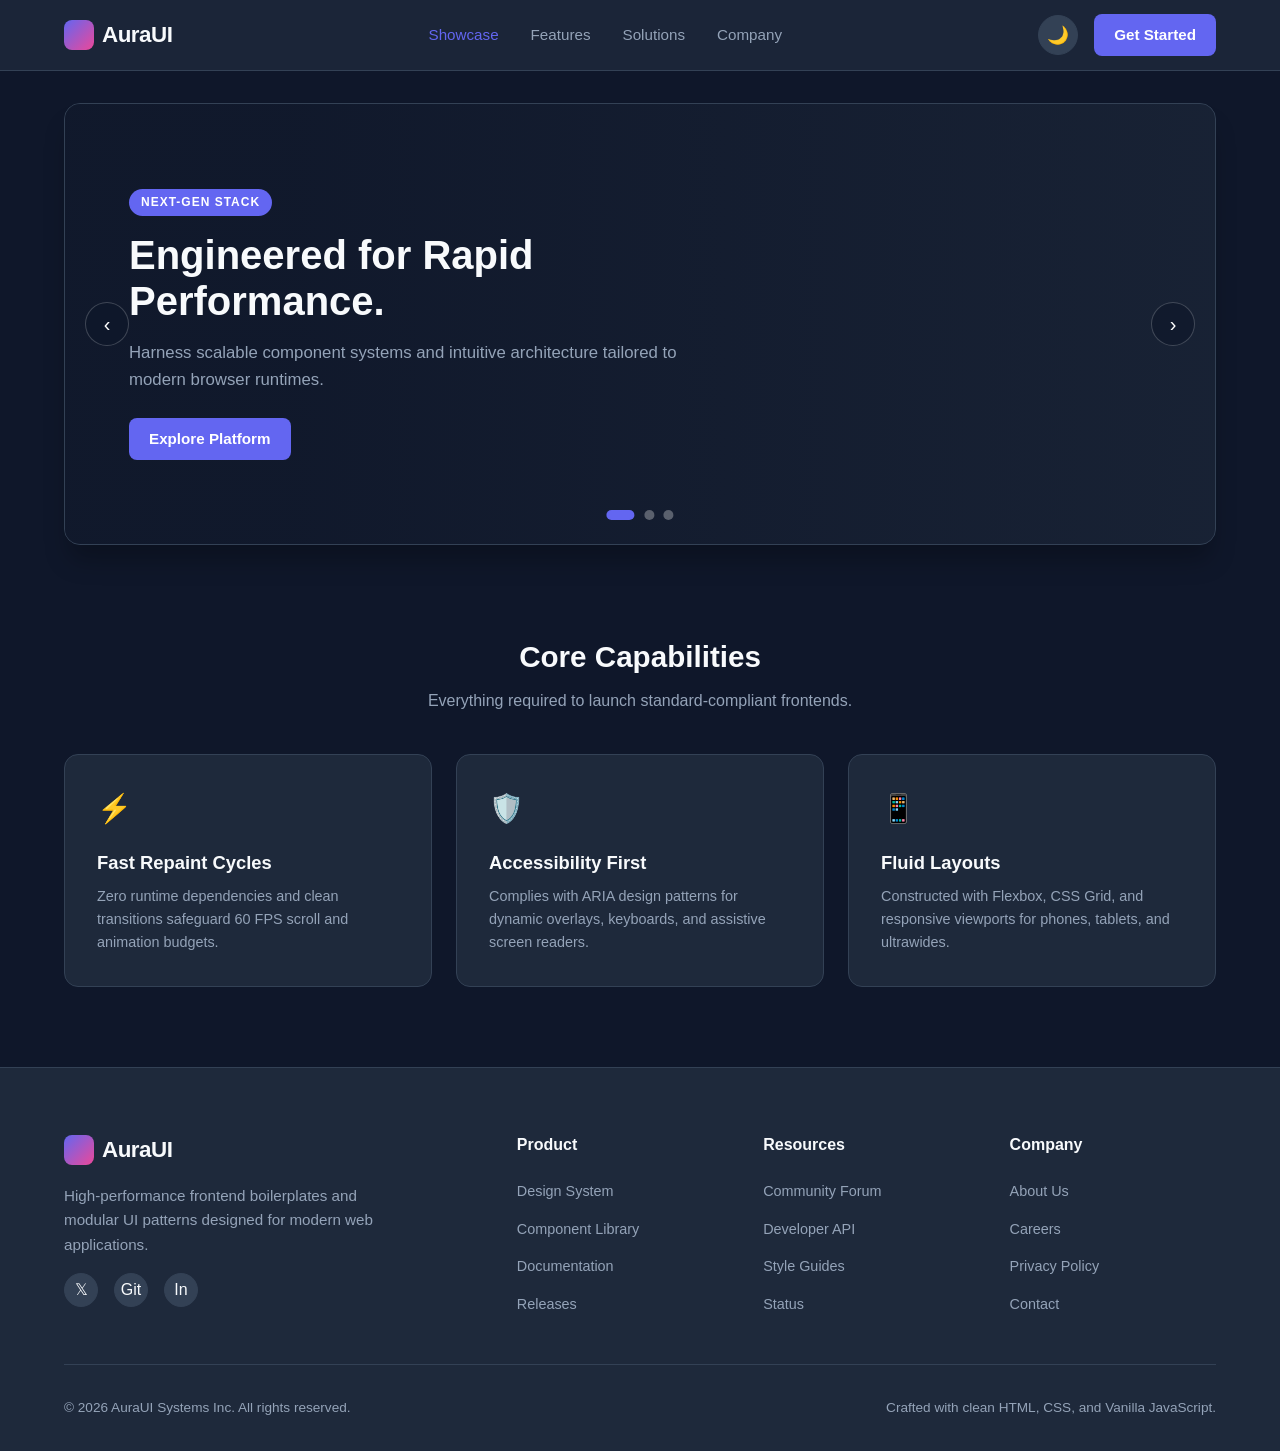
<file: 02 Medium/carousel navBar Dark mode/index.html>
<!doctype html>
<html lang="en">
  <head>
    <meta charset="UTF-8" />
    <meta name="viewport" content="width=device-width, initial-scale=1.0" />
    <title>Modern Landing Page</title>
    <link rel="stylesheet" href="styles.css" />
  </head>
  <body>
    <!-- 1. NAVIGATION BAR -->
    <header class="header">
      <div class="container nav-container">
        <a href="#" class="logo">
          <span class="logo-mark"></span>
          <span>AuraUI</span>
        </a>

        <ul class="nav-links" id="navLinks">
          <li><a href="#carousel" class="active">Showcase</a></li>
          <li><a href="#features">Features</a></li>
          <li><a href="#solutions">Solutions</a></li>
          <li><a href="#company">Company</a></li>
        </ul>

        <div class="nav-actions">
          <!-- Bonus: Dark/Light Mode Switcher -->
          <button
            id="themeToggle"
            class="btn-theme"
            title="Toggle Theme"
            aria-label="Toggle Color Theme"
          >
            🌙
          </button>
          <a href="#signup" class="btn-primary">Get Started</a>
          <button
            class="hamburger"
            id="menuToggle"
            aria-label="Toggle Navigation"
          >
            <span></span>
            <span></span>
            <span></span>
          </button>
        </div>
      </div>
    </header>

    <main>
      <!-- 2. CAROUSEL -->
      <section class="carousel-section" id="carousel">
        <div class="container">
          <div class="carousel-wrapper" id="carouselWrapper">
            <div class="carousel-track" id="carouselTrack">
              <!-- Slide 1 -->
              <div
                class="carousel-slide"
                style="
                  background-image: url(&quot;https://images.unsplash.com/photo-1550745165-9bc0b252726f?auto=format&fit=crop&w=1600&q=80&quot;);
                "
              >
                <div class="slide-overlay"></div>
                <div class="slide-content">
                  <span class="slide-tag">Next-Gen Stack</span>
                  <h1 class="slide-title">Engineered for Rapid Performance.</h1>
                  <p class="slide-desc">
                    Harness scalable component systems and intuitive
                    architecture tailored to modern browser runtimes.
                  </p>
                  <a href="#explore" class="btn-primary">Explore Platform</a>
                </div>
              </div>

              <!-- Slide 2 -->
              <div
                class="carousel-slide"
                style="
                  background-image: url(&quot;https://images.unsplash.com/photo-1518770660439-4636190af475?auto=format&fit=crop&w=1600&q=80&quot;);
                "
              >
                <div class="slide-overlay"></div>
                <div class="slide-content">
                  <span class="slide-tag">Modular Design</span>
                  <h2 class="slide-title">
                    Refined Aesthetics, Zero Friction.
                  </h2>
                  <p class="slide-desc">
                    Combine pre-styled visual foundations with full
                    customization capabilities across every device breakpoint.
                  </p>
                  <a href="#components" class="btn-primary"
                    >Browse Components</a
                  >
                </div>
              </div>

              <!-- Slide 3 -->
              <div
                class="carousel-slide"
                style="
                  background-image: url(&quot;https://images.unsplash.com/photo-1451187580459-43490279c0fa?auto=format&fit=crop&w=1600&q=80&quot;);
                "
              >
                <div class="slide-overlay"></div>
                <div class="slide-content">
                  <span class="slide-tag">Cloud-Ready</span>
                  <h2 class="slide-title">Global Latency Under 20ms.</h2>
                  <p class="slide-desc">
                    Deploy your web applications across globally distributed
                    edge nodes with automatic cache invalidation.
                  </p>
                  <a href="#network" class="btn-primary">Learn More</a>
                </div>
              </div>
            </div>

            <!-- Controls -->
            <button
              class="carousel-nav prev"
              id="prevBtn"
              aria-label="Previous Slide"
            >
              ‹
            </button>
            <button
              class="carousel-nav next"
              id="nextBtn"
              aria-label="Next Slide"
            >
              ›
            </button>

            <!-- Indicators -->
            <div class="carousel-indicators" id="indicators"></div>
          </div>
        </div>
      </section>

      <!-- BONUS ADDITION: FEATURE CARDS -->
      <section class="features-section" id="features">
        <div class="container">
          <div class="features-header">
            <h2>Core Capabilities</h2>
            <p>Everything required to launch standard-compliant frontends.</p>
          </div>
          <div class="features-grid">
            <div class="feature-card">
              <span class="feature-icon">⚡</span>
              <h3 class="feature-title">Fast Repaint Cycles</h3>
              <p class="feature-text">
                Zero runtime dependencies and clean transitions safeguard 60 FPS
                scroll and animation budgets.
              </p>
            </div>
            <div class="feature-card">
              <span class="feature-icon">🛡️</span>
              <h3 class="feature-title">Accessibility First</h3>
              <p class="feature-text">
                Complies with ARIA design patterns for dynamic overlays,
                keyboards, and assistive screen readers.
              </p>
            </div>
            <div class="feature-card">
              <span class="feature-icon">📱</span>
              <h3 class="feature-title">Fluid Layouts</h3>
              <p class="feature-text">
                Constructed with Flexbox, CSS Grid, and responsive viewports for
                phones, tablets, and ultrawides.
              </p>
            </div>
          </div>
        </div>
      </section>
    </main>

    <!-- 3. FOOTER -->
    <footer class="footer">
      <div class="container">
        <div class="footer-grid">
          <div class="footer-brand">
            <a href="#" class="logo">
              <span class="logo-mark"></span>
              <span>AuraUI</span>
            </a>
            <p>
              High-performance frontend boilerplates and modular UI patterns
              designed for modern web applications.
            </p>
            <div class="social-links">
              <a href="#" aria-label="Twitter">𝕏</a>
              <a href="#" aria-label="GitHub">Git</a>
              <a href="#" aria-label="LinkedIn">In</a>
            </div>
          </div>

          <div class="footer-col">
            <h4>Product</h4>
            <ul>
              <li><a href="#">Design System</a></li>
              <li><a href="#">Component Library</a></li>
              <li><a href="#">Documentation</a></li>
              <li><a href="#">Releases</a></li>
            </ul>
          </div>

          <div class="footer-col">
            <h4>Resources</h4>
            <ul>
              <li><a href="#">Community Forum</a></li>
              <li><a href="#">Developer API</a></li>
              <li><a href="#">Style Guides</a></li>
              <li><a href="#">Status</a></li>
            </ul>
          </div>

          <div class="footer-col">
            <h4>Company</h4>
            <ul>
              <li><a href="#">About Us</a></li>
              <li><a href="#">Careers</a></li>
              <li><a href="#">Privacy Policy</a></li>
              <li><a href="#">Contact</a></li>
            </ul>
          </div>
        </div>

        <div class="footer-bottom">
          <p>&copy; 2026 AuraUI Systems Inc. All rights reserved.</p>
          <p>Crafted with clean HTML, CSS, and Vanilla JavaScript.</p>
        </div>
      </div>
    </footer>
  </body>
  <script src="script.js"></script>
</html>
</file>
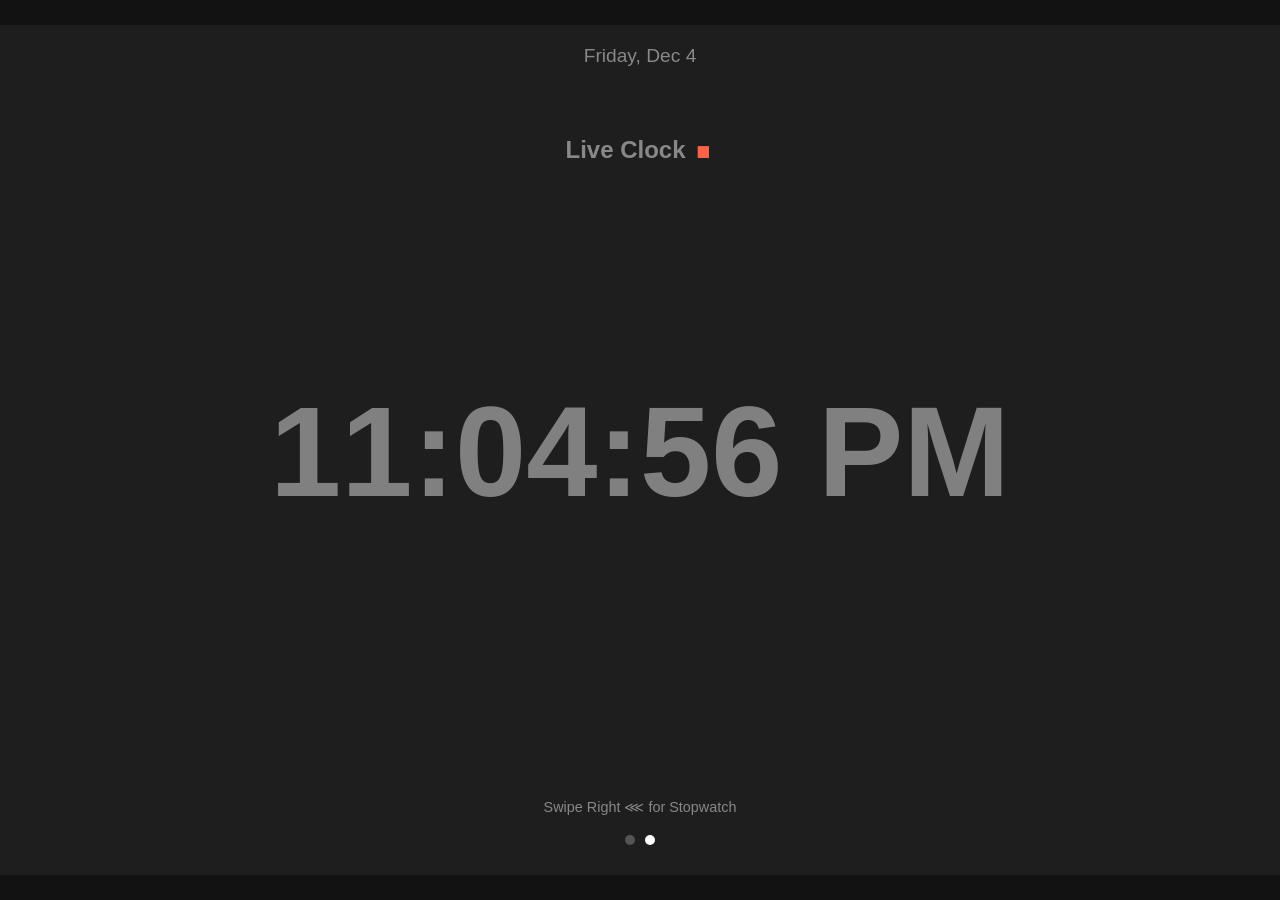
<file: 02 Medium/Clock & Stop watch/index.html>
<!doctype html>
<html lang="en">
  <head>
    <meta charset="UTF-8" />
    <meta name="viewport" content="width=device-width, initial-scale=1.0" />
    <title>Swipeable Clock & Stopwatch</title>
    <link rel="stylesheet" href="style.css" />
  </head>
  <body>
    <div id="app-container">
      <div id="slider">
        <!-- Screen 1: Stopwatch (Left Side) -->
        <div id="stopwatch-screen" class="screen">
          <h2>Stopwatch</h2>
          <div id="stopwatch-display">00:00.00</div>
          <div class="controls">
            <button id="start-stop-btn">Start</button>
            <button id="timestamp-btn" disabled>Lap</button>
            <button id="reset-btn">Reset</button>
          </div>
          <div class="timestamps-container">
            <ul id="timestamps-list"></ul>
          </div>
          <div class="hint">Swipe Left &#8921; for Clock</div>
        </div>

        <!-- Screen 2: Clock (Right Side - Default) -->
        <div id="clock-screen" class="screen">
          <h2 class="screen-title">
            <span>Live Clock</span> <span class="red-dot">.</span>
          </h2>
          <div class="date-display" id="date-display">Monday, Jan 1</div>
          <div id="clock-display">00:00:00</div>
          <div class="hint">Swipe Right &#8920; for Stopwatch</div>
        </div>
      </div>

      <!-- Navigation Indicators -->
      <div class="dots">
        <div class="dot" id="dot-stopwatch"></div>
        <div class="dot active" id="dot-clock"></div>
      </div>
    </div>
  </body>
  <script src="script.js"></script>
</html>
</file>
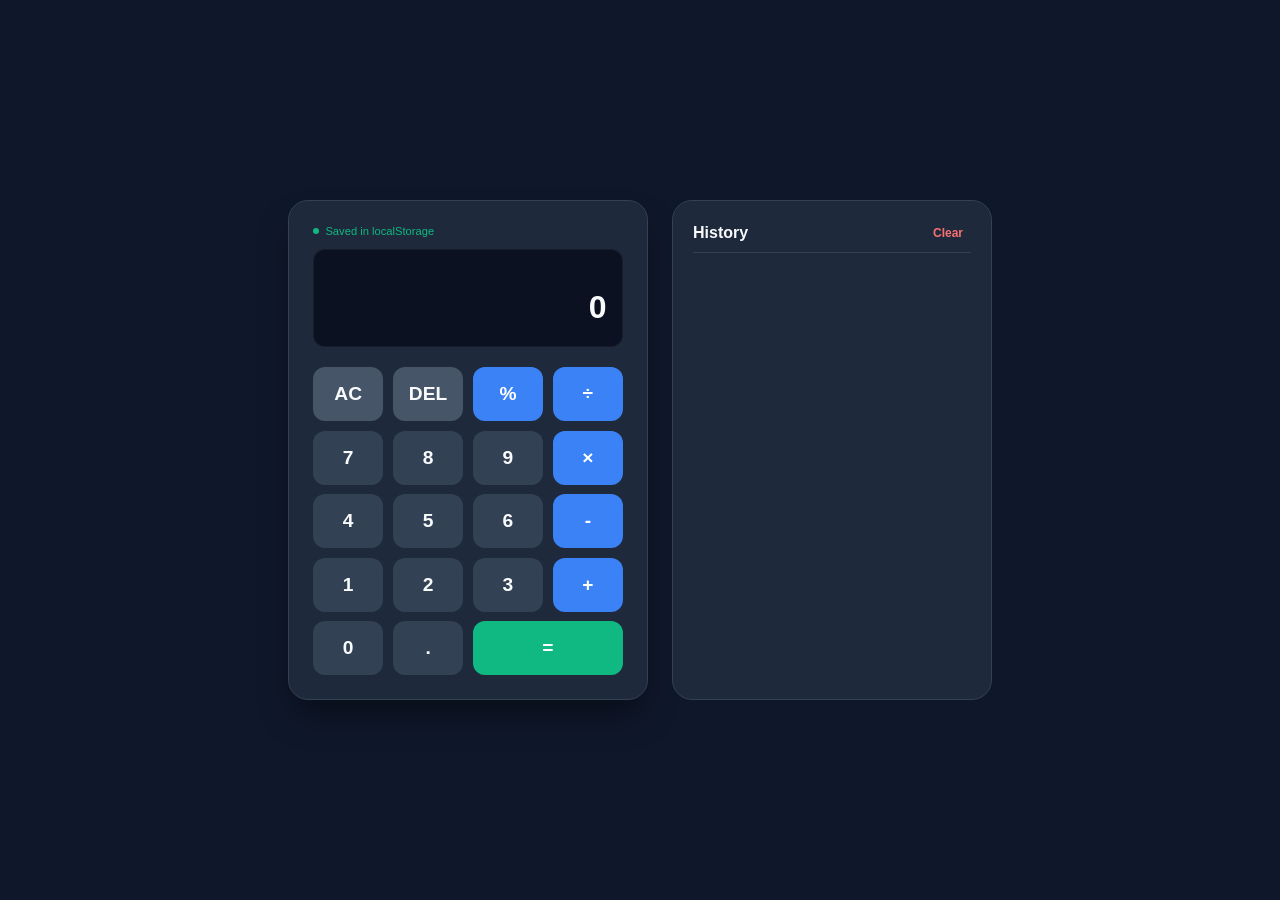
<file: 03 Hard/Calculator/index.html>
<!doctype html>
<html lang="en">
  <head>
    <meta charset="UTF-8" />
    <meta name="viewport" content="width=device-width, initial-scale=1.0" />
    <title>Calculator with LocalStorage</title>
    <link rel="stylesheet" href="styles.css" />
  </head>
  <body>
    <div class="app-container">
      <!-- Calculator Main -->
      <div class="calculator">
        <div class="sync-status">
          <span class="sync-dot"></span>
          <span>Saved in localStorage</span>
        </div>

        <div class="display-screen">
          <div id="display-history" class="display-history"></div>
          <div id="display-current" class="display-current">0</div>
        </div>

        <div class="keypad">
          <button class="btn-action" data-action="clear">AC</button>
          <button class="btn-action" data-action="delete">DEL</button>
          <button class="btn-op" data-action="%">%</button>
          <button class="btn-op" data-action="/">÷</button>

          <button class="btn-num" data-num="7">7</button>
          <button class="btn-num" data-num="8">8</button>
          <button class="btn-num" data-num="9">9</button>
          <button class="btn-op" data-action="*">×</button>

          <button class="btn-num" data-num="4">4</button>
          <button class="btn-num" data-num="5">5</button>
          <button class="btn-num" data-num="6">6</button>
          <button class="btn-op" data-action="-">-</button>

          <button class="btn-num" data-num="1">1</button>
          <button class="btn-num" data-num="2">2</button>
          <button class="btn-num" data-num="3">3</button>
          <button class="btn-op" data-action="+">+</button>

          <button class="btn-num" data-num="0">0</button>
          <button class="btn-num" data-num=".">.</button>
          <button class="btn-equal" data-action="calculate">=</button>
        </div>
      </div>

      <!-- History Sidebar -->
      <div class="history-card">
        <div class="history-header">
          <h3>History</h3>
          <button id="clear-history-btn" class="btn-clear-history">
            Clear
          </button>
        </div>
        <ul id="history-list" class="history-list"></ul>
      </div>
    </div>
  </body>
  <script src="script.js"></script>
</html>
</file>
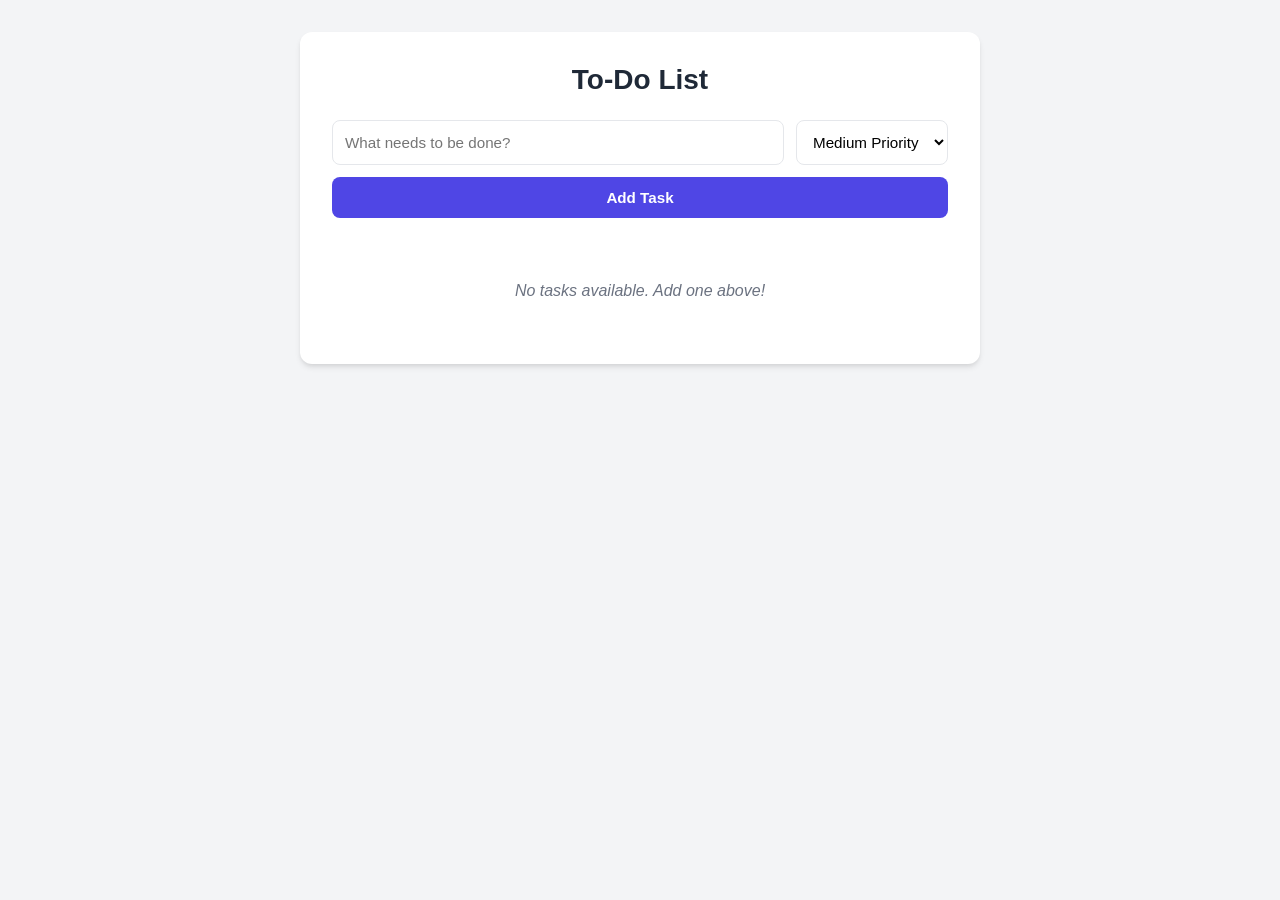
<file: 03 Hard/Todo application/index.html>
<!doctype html>
<html lang="en">
  <head>
    <meta charset="UTF-8" />
    <meta name="viewport" content="width=device-width, initial-scale=1.0" />
    <title>Todo List with CRUD & LocalStorage</title>
    <link rel="stylesheet" href="styles.css" />
  </head>
  <body>
    <div class="container">
      <h1>To-Do List</h1>

      <form id="todo-form">
        <div class="form-row">
          <input
            type="text"
            id="task-input"
            placeholder="What needs to be done?"
            required
            autocomplete="off"
          />
          <select id="priority-select" aria-label="Task Priority">
            <option value="Low">Low Priority</option>
            <option value="Medium" selected>Medium Priority</option>
            <option value="High">High Priority</option>
          </select>
        </div>
        <div class="btn-group">
          <button type="submit" id="submit-btn" class="btn-primary">
            Add Task
          </button>
          <button type="button" id="cancel-btn" class="btn-cancel">
            Cancel Edit
          </button>
        </div>
      </form>

      <ul id="todo-list" class="todo-list"></ul>
    </div>
  </body>
  <script src="script.js"></script>
</html>
</file>
<file: 02 Medium/carousel navBar Dark mode/styles.css>
/* =========================================================
       CSS VARIABLES & BASE STYLES
       ========================================================= */
:root {
  --bg-body: #0f172a;
  --bg-surface: #1e293b;
  --bg-surface-elevated: #334155;
  --text-main: #f8fafc;
  --text-muted: #94a3b8;
  --brand-accent: #6366f1;
  --brand-accent-hover: #4f46e5;
  --border-color: #334155;
  --transition: all 0.3s ease;
  --max-width: 1200px;
}

[data-theme="light"] {
  --bg-body: #f8fafc;
  --bg-surface: #ffffff;
  --bg-surface-elevated: #f1f5f9;
  --text-main: #0f172a;
  --text-muted: #64748b;
  --brand-accent: #4f46e5;
  --brand-accent-hover: #4338ca;
  --border-color: #e2e8f0;
}

* {
  box-sizing: border-box;
  margin: 0;
  padding: 0;
  font-family:
    -apple-system, BlinkMacSystemFont, "Segoe UI", Roboto, Oxygen, Ubuntu,
    Cantarell, sans-serif;
}

body {
  background-color: var(--bg-body);
  color: var(--text-main);
  line-height: 1.6;
  transition:
    background-color 0.3s ease,
    color 0.3s ease;
  overflow-x: hidden;
}

a {
  text-decoration: none;
  color: inherit;
  transition: var(--transition);
}

button {
  font: inherit;
  cursor: pointer;
  border: none;
  background: none;
}

.container {
  width: 100%;
  max-width: var(--max-width);
  margin: 0 auto;
  padding: 0 1.5rem;
}

/* =========================================================
       1. RESPONSIVE NAVIGATION BAR
       ========================================================= */
.header {
  position: sticky;
  top: 0;
  z-index: 1000;
  background-color: rgba(30, 41, 59, 0.85);
  backdrop-filter: blur(12px);
  -webkit-backdrop-filter: blur(12px);
  border-bottom: 1px solid var(--border-color);
  transition:
    background-color 0.3s ease,
    border-color 0.3s ease;
}

[data-theme="light"] .header {
  background-color: rgba(255, 255, 255, 0.85);
}

.nav-container {
  display: flex;
  align-items: center;
  justify-content: space-between;
  height: 70px;
}

.logo {
  font-size: 1.4rem;
  font-weight: 800;
  letter-spacing: -0.5px;
  color: var(--text-main);
  display: flex;
  align-items: center;
  gap: 0.5rem;
}

.logo-mark {
  width: 30px;
  height: 30px;
  background: linear-gradient(135deg, var(--brand-accent), #ec4899);
  border-radius: 8px;
  display: inline-block;
}

.nav-links {
  display: flex;
  list-style: none;
  align-items: center;
  gap: 2rem;
}

.nav-links a {
  font-size: 0.95rem;
  font-weight: 500;
  color: var(--text-muted);
}

.nav-links a:hover,
.nav-links a.active {
  color: var(--brand-accent);
}

.nav-actions {
  display: flex;
  align-items: center;
  gap: 1rem;
}

.btn-theme {
  background: var(--bg-surface-elevated);
  border: 1px solid var(--border-color);
  color: var(--text-main);
  border-radius: 50%;
  width: 40px;
  height: 40px;
  display: flex;
  align-items: center;
  justify-content: center;
  font-size: 1.1rem;
  transition: var(--transition);
}

.btn-theme:hover {
  transform: scale(1.05);
}

.btn-primary {
  background-color: var(--brand-accent);
  color: #ffffff;
  padding: 0.55rem 1.25rem;
  border-radius: 8px;
  font-weight: 600;
  font-size: 0.95rem;
  transition: var(--transition);
  display: inline-flex;
  align-items: center;
}

.btn-primary:hover {
  background-color: var(--brand-accent-hover);
  transform: translateY(-1px);
}

.hamburger {
  display: none;
  flex-direction: column;
  justify-content: space-around;
  width: 28px;
  height: 22px;
  cursor: pointer;
}

.hamburger span {
  width: 100%;
  height: 2px;
  background-color: var(--text-main);
  border-radius: 2px;
  transition: var(--transition);
}

/* =========================================================
       2. CAROUSEL / SLIDER
       ========================================================= */
.carousel-section {
  padding: 2rem 0 3.5rem;
}

.carousel-wrapper {
  position: relative;
  overflow: hidden;
  border-radius: 16px;
  background: var(--bg-surface);
  box-shadow: 0 20px 25px -5px rgba(0, 0, 0, 0.25);
  border: 1px solid var(--border-color);
}

.carousel-track {
  display: flex;
  transition: transform 0.6s cubic-bezier(0.25, 1, 0.5, 1);
}

.carousel-slide {
  min-width: 100%;
  position: relative;
  min-height: 440px;
  display: flex;
  align-items: center;
  padding: 3.5rem 4rem;
  background-size: cover;
  background-position: center;
}

.slide-overlay {
  position: absolute;
  inset: 0;
  background: linear-gradient(
    90deg,
    rgba(15, 23, 42, 0.9) 20%,
    rgba(15, 23, 42, 0.4) 100%
  );
  z-index: 1;
}

[data-theme="light"] .slide-overlay {
  background: linear-gradient(
    90deg,
    rgba(255, 255, 255, 0.95) 20%,
    rgba(255, 255, 255, 0.65) 100%
  );
}

.slide-content {
  position: relative;
  z-index: 2;
  max-width: 580px;
}

.slide-tag {
  display: inline-block;
  text-transform: uppercase;
  font-size: 0.75rem;
  letter-spacing: 1px;
  font-weight: 700;
  background: var(--brand-accent);
  color: #ffffff;
  padding: 0.25rem 0.75rem;
  border-radius: 9999px;
  margin-bottom: 1rem;
}

.slide-title {
  font-size: 2.5rem;
  font-weight: 800;
  line-height: 1.15;
  margin-bottom: 1rem;
}

.slide-desc {
  color: var(--text-muted);
  font-size: 1.05rem;
  margin-bottom: 1.5rem;
}

.carousel-nav {
  position: absolute;
  top: 50%;
  transform: translateY(-50%);
  z-index: 10;
  width: 44px;
  height: 44px;
  background: rgba(15, 23, 42, 0.65);
  border: 1px solid rgba(255, 255, 255, 0.2);
  color: #ffffff;
  border-radius: 50%;
  display: flex;
  align-items: center;
  justify-content: center;
  font-size: 1.25rem;
  transition: var(--transition);
  cursor: pointer;
}

.carousel-nav:hover {
  background: var(--brand-accent);
  border-color: var(--brand-accent);
  transform: translateY(-50%) scale(1.08);
}

.carousel-nav.prev {
  left: 1.25rem;
}

.carousel-nav.next {
  right: 1.25rem;
}

.carousel-indicators {
  position: absolute;
  bottom: 1.5rem;
  left: 50%;
  transform: translateX(-50%);
  display: flex;
  gap: 0.6rem;
  z-index: 10;
}

.dot {
  width: 10px;
  height: 10px;
  border-radius: 9999px;
  background: rgba(255, 255, 255, 0.3);
  cursor: pointer;
  transition: var(--transition);
}

[data-theme="light"] .dot {
  background: rgba(0, 0, 0, 0.25);
}

.dot.active {
  width: 28px;
  background: var(--brand-accent);
}

/* =========================================================
       BONUS FEATURE: HIGHLIGHT CARDS
       ========================================================= */
.features-section {
  padding: 2rem 0 5rem;
}

.features-header {
  text-align: center;
  margin-bottom: 2.5rem;
}

.features-header h2 {
  font-size: 1.85rem;
  font-weight: 700;
  margin-bottom: 0.5rem;
}

.features-header p {
  color: var(--text-muted);
}

.features-grid {
  display: grid;
  grid-template-columns: repeat(auto-fit, minmax(280px, 1fr));
  gap: 1.5rem;
}

.feature-card {
  background: var(--bg-surface);
  border: 1px solid var(--border-color);
  padding: 2rem;
  border-radius: 14px;
  transition: var(--transition);
}

.feature-card:hover {
  transform: translateY(-5px);
  border-color: var(--brand-accent);
}

.feature-icon {
  font-size: 1.75rem;
  margin-bottom: 1rem;
  display: inline-block;
}

.feature-title {
  font-size: 1.15rem;
  font-weight: 600;
  margin-bottom: 0.5rem;
}

.feature-text {
  color: var(--text-muted);
  font-size: 0.9rem;
}

/* =========================================================
       3. FOOTER
       ========================================================= */
.footer {
  background-color: var(--bg-surface);
  border-top: 1px solid var(--border-color);
  padding: 4rem 0 2rem;
  margin-top: auto;
}

.footer-grid {
  display: grid;
  grid-template-columns: 2fr repeat(3, 1fr);
  gap: 2.5rem;
  margin-bottom: 3rem;
}

.footer-brand p {
  color: var(--text-muted);
  margin: 1rem 0;
  font-size: 0.95rem;
  max-width: 320px;
}

.footer-col h4 {
  font-size: 1rem;
  font-weight: 600;
  margin-bottom: 1.25rem;
  color: var(--text-main);
}

.footer-col ul {
  list-style: none;
  display: flex;
  flex-direction: column;
  gap: 0.75rem;
}

.footer-col a {
  color: var(--text-muted);
  font-size: 0.9rem;
}

.footer-col a:hover {
  color: var(--brand-accent);
  padding-left: 4px;
}

.footer-bottom {
  border-top: 1px solid var(--border-color);
  padding-top: 2rem;
  display: flex;
  justify-content: space-between;
  align-items: center;
  font-size: 0.85rem;
  color: var(--text-muted);
  flex-wrap: wrap;
  gap: 1rem;
}

.social-links {
  display: flex;
  gap: 1rem;
}

.social-links a {
  display: inline-flex;
  align-items: center;
  justify-content: center;
  width: 34px;
  height: 34px;
  background: var(--bg-surface-elevated);
  border-radius: 50%;
  border: 1px solid var(--border-color);
}

.social-links a:hover {
  background: var(--brand-accent);
  color: #ffffff;
}

/* =========================================================
       RESPONSIVE BREAKPOINTS
       ========================================================= */
@media (max-width: 900px) {
  .footer-grid {
    grid-template-columns: 1fr 1fr;
  }
}

@media (max-width: 768px) {
  .hamburger {
    display: flex;
  }

  .nav-links {
    position: fixed;
    top: 70px;
    left: 0;
    width: 100%;
    background-color: var(--bg-surface);
    border-bottom: 1px solid var(--border-color);
    flex-direction: column;
    padding: 2rem 0;
    gap: 1.5rem;
    transform: translateY(-150%);
    transition: transform 0.3s ease-in-out;
  }

  .nav-links.open {
    transform: translateY(0);
  }

  .carousel-slide {
    padding: 2.5rem 1.5rem;
    min-height: 380px;
  }

  .slide-title {
    font-size: 1.8rem;
  }

  .footer-grid {
    grid-template-columns: 1fr;
  }

  .footer-bottom {
    flex-direction: column;
    text-align: center;
  }
}
</file>
<file: 02 Medium/Clock & Stop watch/style.css>
/* CSS Styling */
:root {
  --bg-color: #121212;
  --panel-bg: #1e1e1e;
  --primary: #00e676;
  --secondary: #29b6f6;
  --danger: #ff5252;
  --text-light: #ffffff;
  --text-muted: #888888;
}

body,
html {
  margin: 0;
  padding: 0;
  width: 100%;
  height: 100%;
  font-family: "Segoe UI", Tahoma, Geneva, Verdana, sans-serif;
  background-color: var(--bg-color);
  color: var(--text-light);
  display: flex;
  justify-content: center;
  align-items: center;
  overflow: hidden;
  user-select: none; /* Prevents text selection during swipe */
}

#app-container {
  width: 100%;
  /* max-width: 450px; */
  height: 100dvh; /* Mobile friendly height */
  max-height: 850px;
  overflow: hidden;
  position: relative;
  background: var(--panel-bg);
  /* box-shadow: 0 10px 30px rgba(0, 0, 0, 0.8); */
}

#slider {
  display: flex;
  width: 200%;
  height: 100%;
  transition: transform 0.4s cubic-bezier(0.25, 1, 0.5, 1);
  transform: translateX(-50%); /* Starts on Clock (Right side) */
}

.screen {
  width: 50%;
  height: 100%;
  display: flex;
  flex-direction: column;
  align-items: center;
  padding: 40px 20px;
  box-sizing: border-box;
  position: relative;
}

/* Clock Styles */
.screen-title {
  position: absolute;
  color: var(--text-muted);
  animation: pulse 2s infinite;
}
.red-dot {
  color: tomato;
  font-size: 5rem;
  animation: pulse 2s infinite;
}

#clock-display {
  font-size: 8rem;
  margin: auto 0;
  font-weight: bold;
  /* color: var(--primary); */
  color: grey;
  /* text-shadow: 0 0 20px rgba(0, 230, 118, 0.3); */
}
@media (max-width: 768px) {
  #clock-display {
    font-size: 6rem;
  }
}
@media (max-width: 425px) {
  #clock-display {
    font-size: 4rem;
  }
}

.date-display {
  font-size: 1.2rem;
  color: var(--text-muted);
  margin-top: -20px;
}

/* Stopwatch Styles */
#stopwatch-display {
  font-size: 3.5rem;
  margin: 20px 0;
  font-weight: bold;
  color: var(--secondary);
  font-variant-numeric: tabular-nums;
}

.controls {
  display: flex;
  gap: 15px;
  margin-bottom: 30px;
}

button {
  padding: 12px 24px;
  border: none;
  border-radius: 50px;
  font-size: 1rem;
  font-weight: bold;
  cursor: pointer;
  background: #333;
  color: white;
  transition: all 0.2s;
  min-width: 90px;
}

button:active {
  transform: scale(0.95);
}
button:disabled {
  opacity: 0.5;
  cursor: not-allowed;
}

#start-stop-btn {
  background: var(--primary);
  color: #000;
}

.timestamps-container {
  width: 100%;
  flex-grow: 1;
  overflow-y: auto;
  border-top: 1px solid #333;
  padding-top: 15px;
}

#timestamps-list {
  list-style: none;
  padding: 0;
  margin: 0;
  width: 100%;
}

#timestamps-list li {
  background: #2a2a2a;
  padding: 12px 20px;
  margin-bottom: 8px;
  border-radius: 8px;
  display: flex;
  justify-content: space-between;
  font-size: 1.1rem;
  animation: slideIn 0.3s ease;
}

@keyframes slideIn {
  from {
    opacity: 0;
    transform: translateY(-10px);
  }
  to {
    opacity: 1;
    transform: translateY(0);
  }
}

/* Pagination & Hints */
.hint {
  position: absolute;
  bottom: 60px;
  color: var(--text-muted);
  font-size: 0.9rem;
  animation: pulse 2s infinite;
}

@keyframes pulse {
  0%,
  100% {
    opacity: 0.5;
  }
  50% {
    opacity: 1;
  }
}

.dots {
  position: absolute;
  bottom: 30px;
  width: 100%;
  display: flex;
  justify-content: center;
  gap: 10px;
}

.dot {
  width: 10px;
  height: 10px;
  border-radius: 50%;
  background: #555;
  transition: background 0.3s;
}

.dot.active {
  background: var(--text-light);
}

/* Custom scrollbar for webkit */
::-webkit-scrollbar {
  width: 6px;
}
::-webkit-scrollbar-track {
  background: transparent;
}
::-webkit-scrollbar-thumb {
  background: #444;
  border-radius: 10px;
}
</file>
<file: 03 Hard/Calculator/styles.css>
:root {
  --bg: #0f172a;
  --calc-bg: #1e293b;
  --screen-bg: #0b1120;
  --text-main: #f8fafc;
  --text-muted: #94a3b8;
  --btn-num: #334155;
  --btn-num-hover: #475569;
  --btn-op: #3b82f6;
  --btn-op-hover: #2563eb;
  --btn-action: #475569;
  --btn-action-hover: #64748b;
  --btn-equal: #10b981;
  --btn-equal-hover: #059669;
  --border: #334155;
}

* {
  box-sizing: border-box;
  margin: 0;
  padding: 0;
  font-family:
    -apple-system, BlinkMacSystemFont, "Segoe UI", Roboto, sans-serif;
}

body {
  background-color: var(--bg);
  color: var(--text-main);
  min-height: 100vh;
  display: flex;
  justify-content: center;
  align-items: center;
  padding: 1.5rem;
}

.app-container {
  display: flex;
  flex-wrap: wrap;
  gap: 1.5rem;
  max-width: 760px;
  width: 100%;
  justify-content: center;
}

.calculator {
  background: var(--calc-bg);
  border-radius: 20px;
  padding: 1.5rem;
  box-shadow: 0 20px 35px -10px rgba(0, 0, 0, 0.5);
  border: 1px solid var(--border);
  width: 100%;
  max-width: 360px;
}

.display-screen {
  background: var(--screen-bg);
  border-radius: 12px;
  padding: 1.25rem 1rem;
  margin-bottom: 1.25rem;
  text-align: right;
  min-height: 90px;
  display: flex;
  flex-direction: column;
  justify-content: space-between;
  border: 1px solid rgba(255, 255, 255, 0.05);
  word-wrap: break-word;
  word-break: break-all;
}

.display-history {
  font-size: 0.85rem;
  color: var(--text-muted);
  min-height: 1.2rem;
}

.display-current {
  font-size: 2rem;
  font-weight: 600;
  letter-spacing: -0.5px;
  color: var(--text-main);
}

.sync-status {
  font-size: 0.7rem;
  color: #10b981;
  margin-bottom: 0.75rem;
  display: flex;
  align-items: center;
  gap: 0.4rem;
}

.sync-dot {
  width: 6px;
  height: 6px;
  background: #10b981;
  border-radius: 50%;
}

.keypad {
  display: grid;
  grid-template-columns: repeat(4, 1fr);
  gap: 0.6rem;
}

button {
  border: none;
  outline: none;
  border-radius: 12px;
  font-size: 1.2rem;
  font-weight: 600;
  padding: 1rem 0;
  cursor: pointer;
  user-select: none;
  transition:
    background-color 0.15s,
    transform 0.05s;
}

button:active {
  transform: scale(0.96);
}

.btn-num {
  background: var(--btn-num);
  color: var(--text-main);
}
.btn-num:hover {
  background: var(--btn-num-hover);
}

.btn-op {
  background: var(--btn-op);
  color: #ffffff;
}
.btn-op:hover {
  background: var(--btn-op-hover);
}

.btn-action {
  background: var(--btn-action);
  color: var(--text-main);
}
.btn-action:hover {
  background: var(--btn-action-hover);
}

.btn-equal {
  background: var(--btn-equal);
  color: #ffffff;
  grid-column: span 2;
}
.btn-equal:hover {
  background: var(--btn-equal-hover);
}

/* History Log Sidebar */
.history-card {
  background: var(--calc-bg);
  border-radius: 20px;
  padding: 1.25rem;
  border: 1px solid var(--border);
  width: 100%;
  max-width: 320px;
  display: flex;
  flex-direction: column;
}

.history-header {
  display: flex;
  justify-content: space-between;
  align-items: center;
  margin-bottom: 1rem;
  padding-bottom: 0.5rem;
  border-bottom: 1px solid var(--border);
}

.history-header h3 {
  font-size: 1rem;
  color: var(--text-main);
}

.btn-clear-history {
  background: transparent;
  border: none;
  color: #f87171;
  font-size: 0.75rem;
  padding: 0.3rem 0.5rem;
  cursor: pointer;
  border-radius: 6px;
}

.btn-clear-history:hover {
  background: rgba(239, 68, 68, 0.1);
}

.history-list {
  list-style: none;
  overflow-y: auto;
  max-height: 280px;
  display: flex;
  flex-direction: column;
  gap: 0.6rem;
}

.history-item {
  background: var(--screen-bg);
  padding: 0.6rem 0.75rem;
  border-radius: 8px;
  font-size: 0.85rem;
  cursor: pointer;
  transition: background 0.15s;
}

.history-item:hover {
  background: #1e293b;
}

.history-expr {
  color: var(--text-muted);
  font-size: 0.75rem;
}

.history-res {
  font-size: 1rem;
  font-weight: 600;
  color: var(--text-main);
}

.empty-msg {
  color: var(--text-muted);
  font-size: 0.8rem;
  text-align: center;
  margin-top: 2rem;
}
</file>
<file: 03 Hard/Todo application/styles.css>
:root {
  --bg: #f3f4f6;
  --card-bg: #ffffff;
  --text-main: #1f2937;
  --text-muted: #6b7280;
  --primary: #4f46e5;
  --primary-hover: #4338ca;
  --danger: #ef4444;
  --danger-hover: #dc2626;
  --edit: #0ea5e9;
  --edit-hover: #0284c7;
  --border: #e5e7eb;

  --p-high-bg: #fee2e2;
  --p-high-text: #991b1b;
  --p-med-bg: #fef3c7;
  --p-med-text: #92400e;
  --p-low-bg: #dcfce7;
  --p-low-text: #166534;
}

* {
  box-sizing: border-box;
  margin: 0;
  padding: 0;
  font-family:
    -apple-system, BlinkMacSystemFont, "Segoe UI", Roboto, Oxygen, Ubuntu,
    Cantarell, sans-serif;
}

body {
  background-color: var(--bg);
  color: var(--text-main);
  padding: 2rem 1rem;
  display: flex;
  justify-content: center;
}

.container {
  width: 100%;
  max-width: 680px;
  background: var(--card-bg);
  border-radius: 12px;
  padding: 2rem;
  box-shadow:
    0 4px 6px -1px rgba(0, 0, 0, 0.1),
    0 2px 4px -1px rgba(0, 0, 0, 0.06);
}

h1 {
  margin-bottom: 1.5rem;
  font-size: 1.75rem;
  text-align: center;
  color: var(--text-main);
}

form {
  display: flex;
  flex-direction: column;
  gap: 0.75rem;
  margin-bottom: 2rem;
}

.form-row {
  display: flex;
  gap: 0.75rem;
}

input[type="text"],
select {
  border: 1px solid var(--border);
  border-radius: 8px;
  padding: 0.75rem;
  font-size: 0.95rem;
  outline: none;
  transition: border-color 0.2s;
}

input[type="text"]:focus,
select:focus {
  border-color: var(--primary);
}

input[type="text"] {
  flex: 1;
}

select {
  cursor: pointer;
  background-color: white;
}

.btn-group {
  display: flex;
  gap: 0.5rem;
}

button {
  cursor: pointer;
  border: none;
  border-radius: 8px;
  padding: 0.75rem 1.25rem;
  font-weight: 600;
  font-size: 0.95rem;
  transition:
    background-color 0.2s,
    opacity 0.2s;
}

.btn-primary {
  background-color: var(--primary);
  color: white;
  flex: 1;
}

.btn-primary:hover {
  background-color: var(--primary-hover);
}

.btn-cancel {
  background-color: #9ca3af;
  color: white;
  display: none;
}

.btn-cancel:hover {
  background-color: #6b7280;
}

.todo-list {
  list-style: none;
  display: flex;
  flex-direction: column;
  gap: 0.85rem;
}

.todo-item {
  display: flex;
  align-items: flex-start;
  justify-content: space-between;
  gap: 1rem;
  padding: 1rem;
  background-color: #fafafa;
  border: 1px solid var(--border);
  border-radius: 8px;
  transition: background-color 0.2s;
}

.todo-item:hover {
  background-color: #f9fafb;
}

.todo-main {
  display: flex;
  align-items: flex-start;
  gap: 0.75rem;
  flex: 1;
}

.todo-main input[type="checkbox"] {
  margin-top: 0.25rem;
  transform: scale(1.2);
  cursor: pointer;
}

.todo-details {
  display: flex;
  flex-direction: column;
  gap: 0.35rem;
  flex: 1;
}

.todo-text {
  font-size: 1rem;
  word-break: break-word;
  line-height: 1.4;
}

.todo-text.completed {
  text-decoration: line-through;
  color: var(--text-muted);
}

.meta-row {
  display: flex;
  flex-wrap: wrap;
  align-items: center;
  gap: 0.5rem;
  font-size: 0.75rem;
  color: var(--text-muted);
}

.badge {
  display: inline-block;
  padding: 0.2rem 0.5rem;
  border-radius: 9999px;
  font-weight: 600;
  font-size: 0.7rem;
  text-transform: uppercase;
}

.priority-high {
  background-color: var(--p-high-bg);
  color: var(--p-high-text);
}

.priority-medium {
  background-color: var(--p-med-bg);
  color: var(--p-med-text);
}

.priority-low {
  background-color: var(--p-low-bg);
  color: var(--p-low-text);
}

.actions {
  display: flex;
  gap: 0.4rem;
}

.action-btn {
  padding: 0.4rem 0.75rem;
  font-size: 0.8rem;
}

.btn-edit {
  background-color: var(--edit);
  color: white;
}

.btn-edit:hover {
  background-color: var(--edit-hover);
}

.btn-delete {
  background-color: var(--danger);
  color: white;
}

.btn-delete:hover {
  background-color: var(--danger-hover);
}

.empty-state {
  text-align: center;
  color: var(--text-muted);
  padding: 2rem;
  font-style: italic;
}

@media (max-width: 540px) {
  .form-row {
    flex-direction: column;
  }
  .todo-item {
    flex-direction: column;
  }
  .actions {
    width: 100%;
    justify-content: flex-end;
  }
}
</file>
